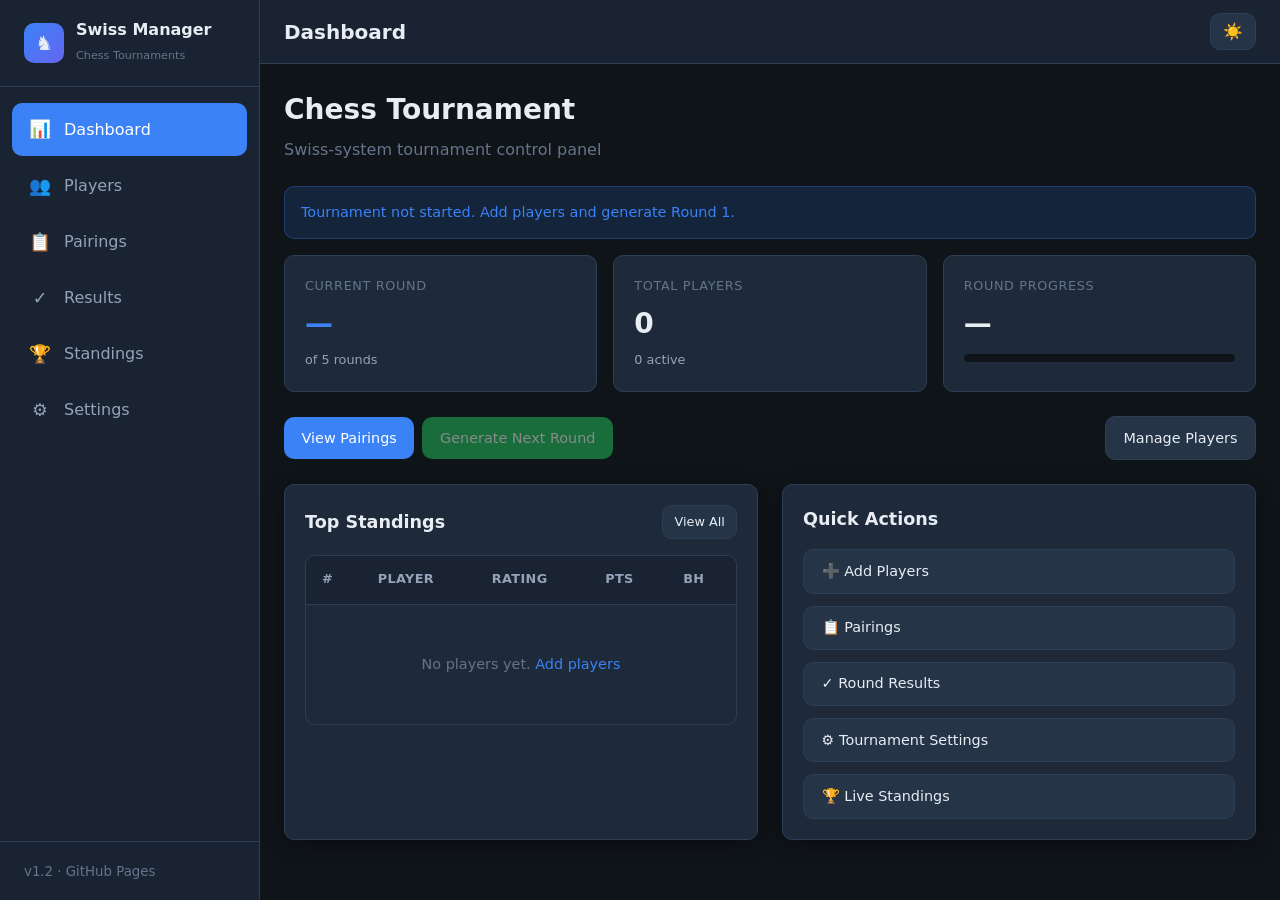
<file: index.html>
<!DOCTYPE html>
<html lang="en" data-theme="dark">
<head>
  <meta charset="UTF-8">
  <meta name="viewport" content="width=device-width, initial-scale=1.0">
  <meta name="description" content="Swiss Tournament Manager - Professional chess tournament management">
  <title>Dashboard | Swiss Tournament Manager</title>
  <link rel="stylesheet" href="css/style.css">
</head>
<body>
  <div class="sidebar-backdrop" id="sidebarBackdrop"></div>
  <div class="app-layout">
    <aside class="sidebar" id="sidebar">
      <div class="sidebar-header">
        <div class="sidebar-logo">
          <div class="logo-icon">♞</div>
          <div>
            <h1>Swiss Manager</h1>
            <span>Chess Tournaments</span>
          </div>
        </div>
      </div>
      <nav class="nav-links">
        <a href="index.html" class="active"><span class="nav-icon">📊</span> Dashboard</a>
        <a href="players.html"><span class="nav-icon">👥</span> Players</a>
        <a href="pairings.html"><span class="nav-icon">📋</span> Pairings</a>
        <a href="results.html"><span class="nav-icon">✓</span> Results</a>
        <a href="standings.html"><span class="nav-icon">🏆</span> Standings</a>
        <a href="settings.html"><span class="nav-icon">⚙️</span> Settings</a>
      </nav>
      <div class="sidebar-footer">
        <small style="color:var(--text-muted)">v1.2 · GitHub Pages</small>
      </div>
    </aside>

    <main class="main-content">
      <header class="topbar">
        <div class="topbar-left">
          <button class="menu-toggle" id="menuToggle" aria-label="Menu">☰</button>
          <h2 class="page-title" id="pageTitle">Dashboard</h2>
        </div>
        <div class="topbar-right">
          <button class="theme-toggle" id="themeToggle" aria-label="Toggle theme">🌙</button>
        </div>
      </header>

      <div class="content-area">
        <div class="card" style="margin-bottom:1.5rem;border:none;background:transparent;box-shadow:none;padding:0">
          <h2 id="tournamentName" style="font-size:1.75rem;font-weight:700">Chess Tournament</h2>
          <p style="color:var(--text-muted);margin-top:0.25rem">Swiss-system tournament control panel</p>
        </div>

        <div id="roundStatus"></div>

        <div class="stats-grid">
          <div class="stat-card accent">
            <div class="stat-label">Current Round</div>
            <div class="stat-value" id="statCurrentRound">—</div>
            <div class="stat-sub">of <span id="statTotalRounds">5</span> rounds</div>
          </div>
          <div class="stat-card">
            <div class="stat-label">Total Players</div>
            <div class="stat-value" id="statTotalPlayers">0</div>
            <div class="stat-sub"><span id="statActivePlayers">0</span> active</div>
          </div>
          <div class="stat-card">
            <div class="stat-label">Round Progress</div>
            <div class="stat-value" id="statRoundProgress">—</div>
            <div class="progress-bar"><div class="progress-fill" id="roundProgressBar" style="width:0%"></div></div>
          </div>
        </div>

        <div class="toolbar" style="margin-bottom:1.5rem">
          <div class="btn-group">
            <a href="pairings.html" class="btn btn-primary">View Pairings</a>
            <button class="btn btn-success" id="btnGenerateRound">Generate Next Round</button>
          </div>
          <a href="players.html" class="btn btn-secondary">Manage Players</a>
        </div>

        <div class="dashboard-grid">
          <div class="card">
            <div class="card-header">
              <h3 class="card-title">Top Standings</h3>
              <a href="standings.html" class="btn btn-sm btn-secondary">View All</a>
            </div>
            <div class="table-wrapper">
              <table>
                <thead>
                  <tr>
                    <th>#</th>
                    <th>Player</th>
                    <th>Rating</th>
                    <th>Pts</th>
                    <th class="hide-mobile">BH</th>
                  </tr>
                </thead>
                <tbody id="standingsPreview"></tbody>
              </table>
            </div>
          </div>

          <div class="card">
            <div class="card-header">
              <h3 class="card-title">Quick Actions</h3>
            </div>
            <div style="display:flex;flex-direction:column;gap:0.75rem">
              <a href="players.html" class="btn btn-secondary" style="justify-content:flex-start">➕ Add Players</a>
              <a href="pairings.html" class="btn btn-secondary" style="justify-content:flex-start">📋 Pairings</a>
              <a href="results.html" class="btn btn-secondary" style="justify-content:flex-start">✓ Round Results</a>
              <a href="settings.html" class="btn btn-secondary" style="justify-content:flex-start">⚙️ Tournament Settings</a>
              <a href="standings.html" class="btn btn-secondary" style="justify-content:flex-start">🏆 Live Standings</a>
            </div>
          </div>
        </div>
      </div>
    </main>
  </div>

  <script src="js/storage.js"></script>
  <script src="js/standings.js"></script>
  <script src="js/pairing-engine.js"></script>
  <script src="js/export.js"></script>
  <script src="js/app.js"></script>
  <script>
    document.addEventListener('DOMContentLoaded', () => {
      App.renderLayout('Dashboard');
      App.renderDashboard();
      document.getElementById('btnGenerateRound')?.addEventListener('click', async () => {
        const ok = await App.generateNextRound();
        if (ok) App.renderDashboard();
      });
    });
  </script>
</body>
</html>
</file>
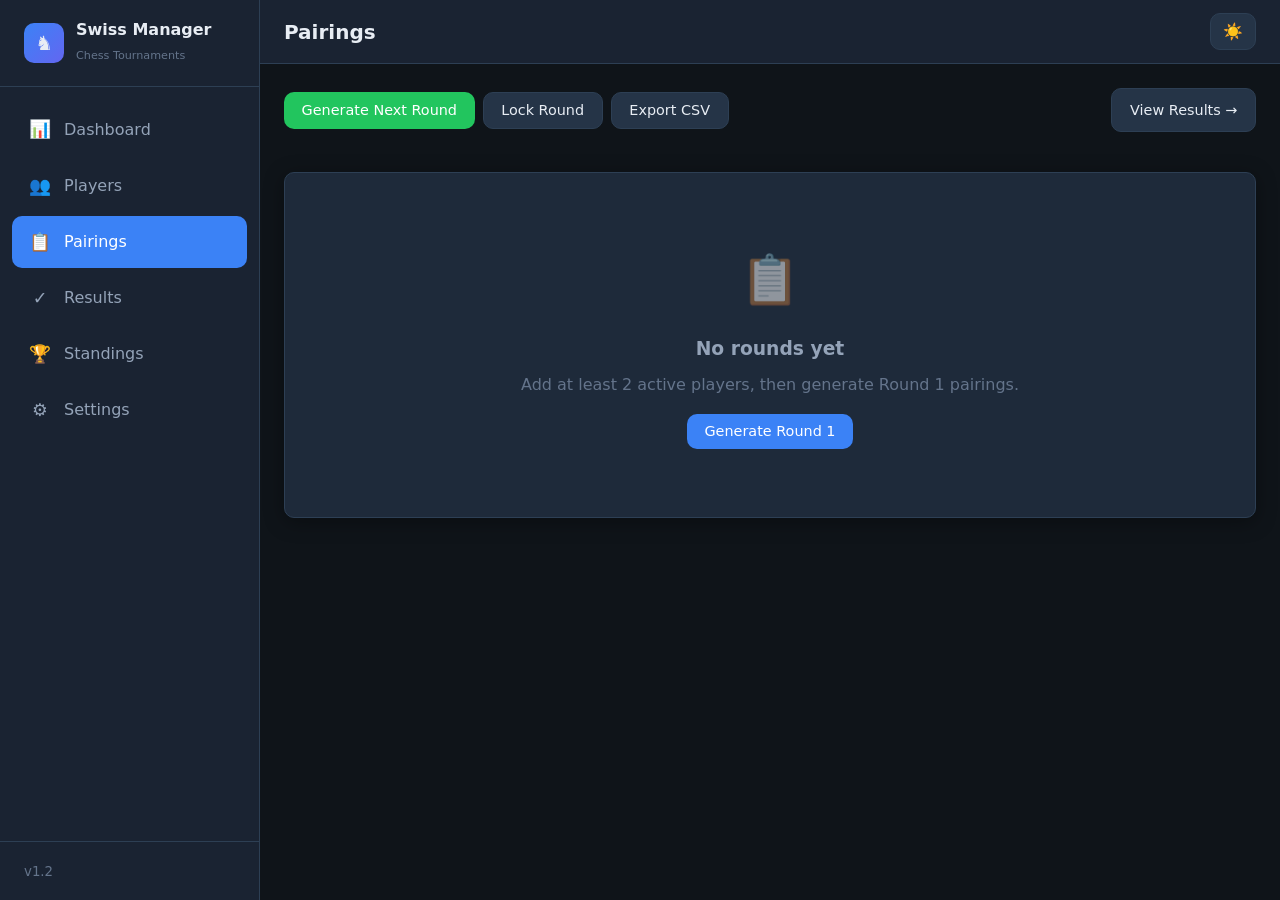
<file: pairings.html>
<!DOCTYPE html>
<html lang="en" data-theme="dark">
<head>
  <meta charset="UTF-8">
  <meta name="viewport" content="width=device-width, initial-scale=1.0">
  <title>Pairings | Swiss Tournament Manager</title>
  <link rel="stylesheet" href="css/style.css">
</head>
<body>
  <div class="sidebar-backdrop" id="sidebarBackdrop"></div>
  <div class="app-layout">
    <aside class="sidebar" id="sidebar">
      <div class="sidebar-header">
        <div class="sidebar-logo">
          <div class="logo-icon">♞</div>
          <div><h1>Swiss Manager</h1><span>Chess Tournaments</span></div>
        </div>
      </div>
      <nav class="nav-links">
        <a href="index.html"><span class="nav-icon">📊</span> Dashboard</a>
        <a href="players.html"><span class="nav-icon">👥</span> Players</a>
        <a href="pairings.html" class="active"><span class="nav-icon">📋</span> Pairings</a>
        <a href="results.html"><span class="nav-icon">✓</span> Results</a>
        <a href="standings.html"><span class="nav-icon">🏆</span> Standings</a>
        <a href="settings.html"><span class="nav-icon">⚙️</span> Settings</a>
      </nav>
      <div class="sidebar-footer"><small style="color:var(--text-muted)">v1.2</small></div>
    </aside>

    <main class="main-content">
      <header class="topbar">
        <div class="topbar-left">
          <button class="menu-toggle" id="menuToggle" aria-label="Menu">☰</button>
          <h2 class="page-title" id="pageTitle">Pairings</h2>
        </div>
        <div class="topbar-right">
          <button class="theme-toggle" id="themeToggle" aria-label="Toggle theme">🌙</button>
        </div>
      </header>

      <div class="content-area">
        <div class="toolbar">
          <div class="btn-group">
            <button class="btn btn-success" id="btnGenerateRound">Generate Next Round</button>
            <button class="btn btn-secondary" id="btnLockRound">Lock Round</button>
            <button class="btn btn-secondary" id="btnExportPairings">Export CSV</button>
          </div>
          <a href="results.html" class="btn btn-secondary">View Results →</a>
        </div>

        <div class="round-tabs" id="roundTabs"></div>
        <div id="roundInfo"></div>

        <div class="card">
          <div id="pairingsContent"></div>
        </div>
      </div>
    </main>
  </div>

  <script src="js/storage.js"></script>
  <script src="js/standings.js"></script>
  <script src="js/pairing-engine.js"></script>
  <script src="js/export.js"></script>
  <script src="js/app.js"></script>
  <script src="js/pairings.js"></script>
</body>
</html>
</file>
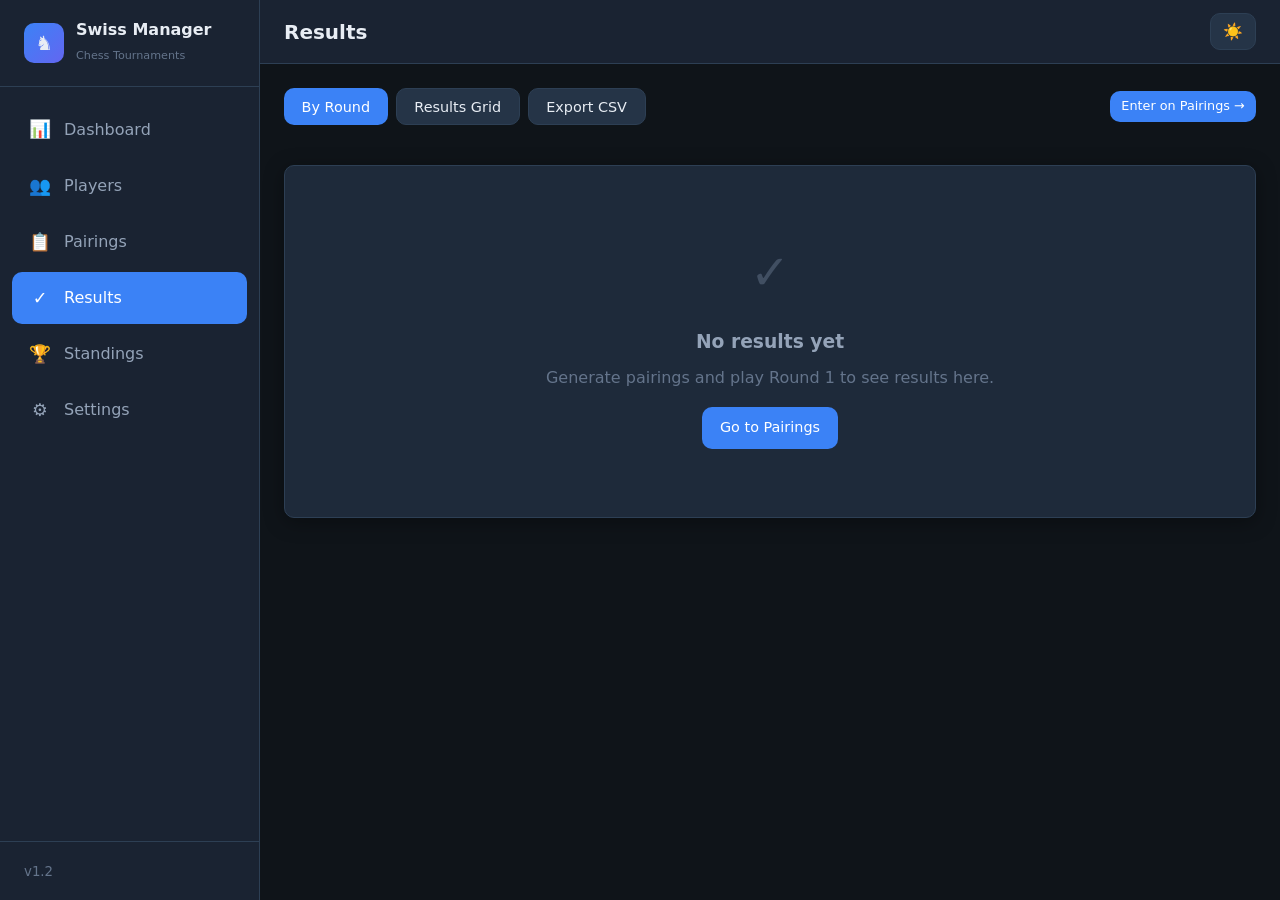
<file: results.html>
<!DOCTYPE html>
<html lang="en" data-theme="dark">
<head>
  <meta charset="UTF-8">
  <meta name="viewport" content="width=device-width, initial-scale=1.0">
  <title>Results | Swiss Tournament Manager</title>
  <link rel="stylesheet" href="css/style.css">
</head>
<body>
  <div class="sidebar-backdrop" id="sidebarBackdrop"></div>
  <div class="app-layout">
    <aside class="sidebar" id="sidebar">
      <div class="sidebar-header">
        <div class="sidebar-logo">
          <div class="logo-icon">♞</div>
          <div><h1>Swiss Manager</h1><span>Chess Tournaments</span></div>
        </div>
      </div>
      <nav class="nav-links">
        <a href="index.html"><span class="nav-icon">📊</span> Dashboard</a>
        <a href="players.html"><span class="nav-icon">👥</span> Players</a>
        <a href="pairings.html"><span class="nav-icon">📋</span> Pairings</a>
        <a href="results.html" class="active"><span class="nav-icon">✓</span> Results</a>
        <a href="standings.html"><span class="nav-icon">🏆</span> Standings</a>
        <a href="settings.html"><span class="nav-icon">⚙️</span> Settings</a>
      </nav>
      <div class="sidebar-footer"><small style="color:var(--text-muted)">v1.2</small></div>
    </aside>

    <main class="main-content">
      <header class="topbar">
        <div class="topbar-left">
          <button class="menu-toggle" id="menuToggle" aria-label="Menu">☰</button>
          <h2 class="page-title" id="pageTitle">Results</h2>
        </div>
        <div class="topbar-right">
          <button class="theme-toggle" id="themeToggle" aria-label="Toggle theme">🌙</button>
        </div>
      </header>

      <div class="content-area">
        <div class="toolbar">
          <div class="btn-group">
            <button class="btn btn-secondary" id="btnViewRound">By Round</button>
            <button class="btn btn-secondary" id="btnViewMatrix">Results Grid</button>
            <button class="btn btn-secondary" id="btnExportResults">Export CSV</button>
          </div>
          <a href="pairings.html" class="btn btn-primary btn-sm">Enter on Pairings →</a>
        </div>

        <div class="round-tabs" id="roundTabs"></div>
        <div id="roundInfo"></div>

        <div class="card" id="resultsCard">
          <div id="resultsContent"></div>
        </div>
      </div>
    </main>
  </div>

  <script src="js/storage.js"></script>
  <script src="js/standings.js"></script>
  <script src="js/pairing-engine.js"></script>
  <script src="js/export.js"></script>
  <script src="js/app.js"></script>
  <script src="js/results.js"></script>
</body>
</html>
</file>
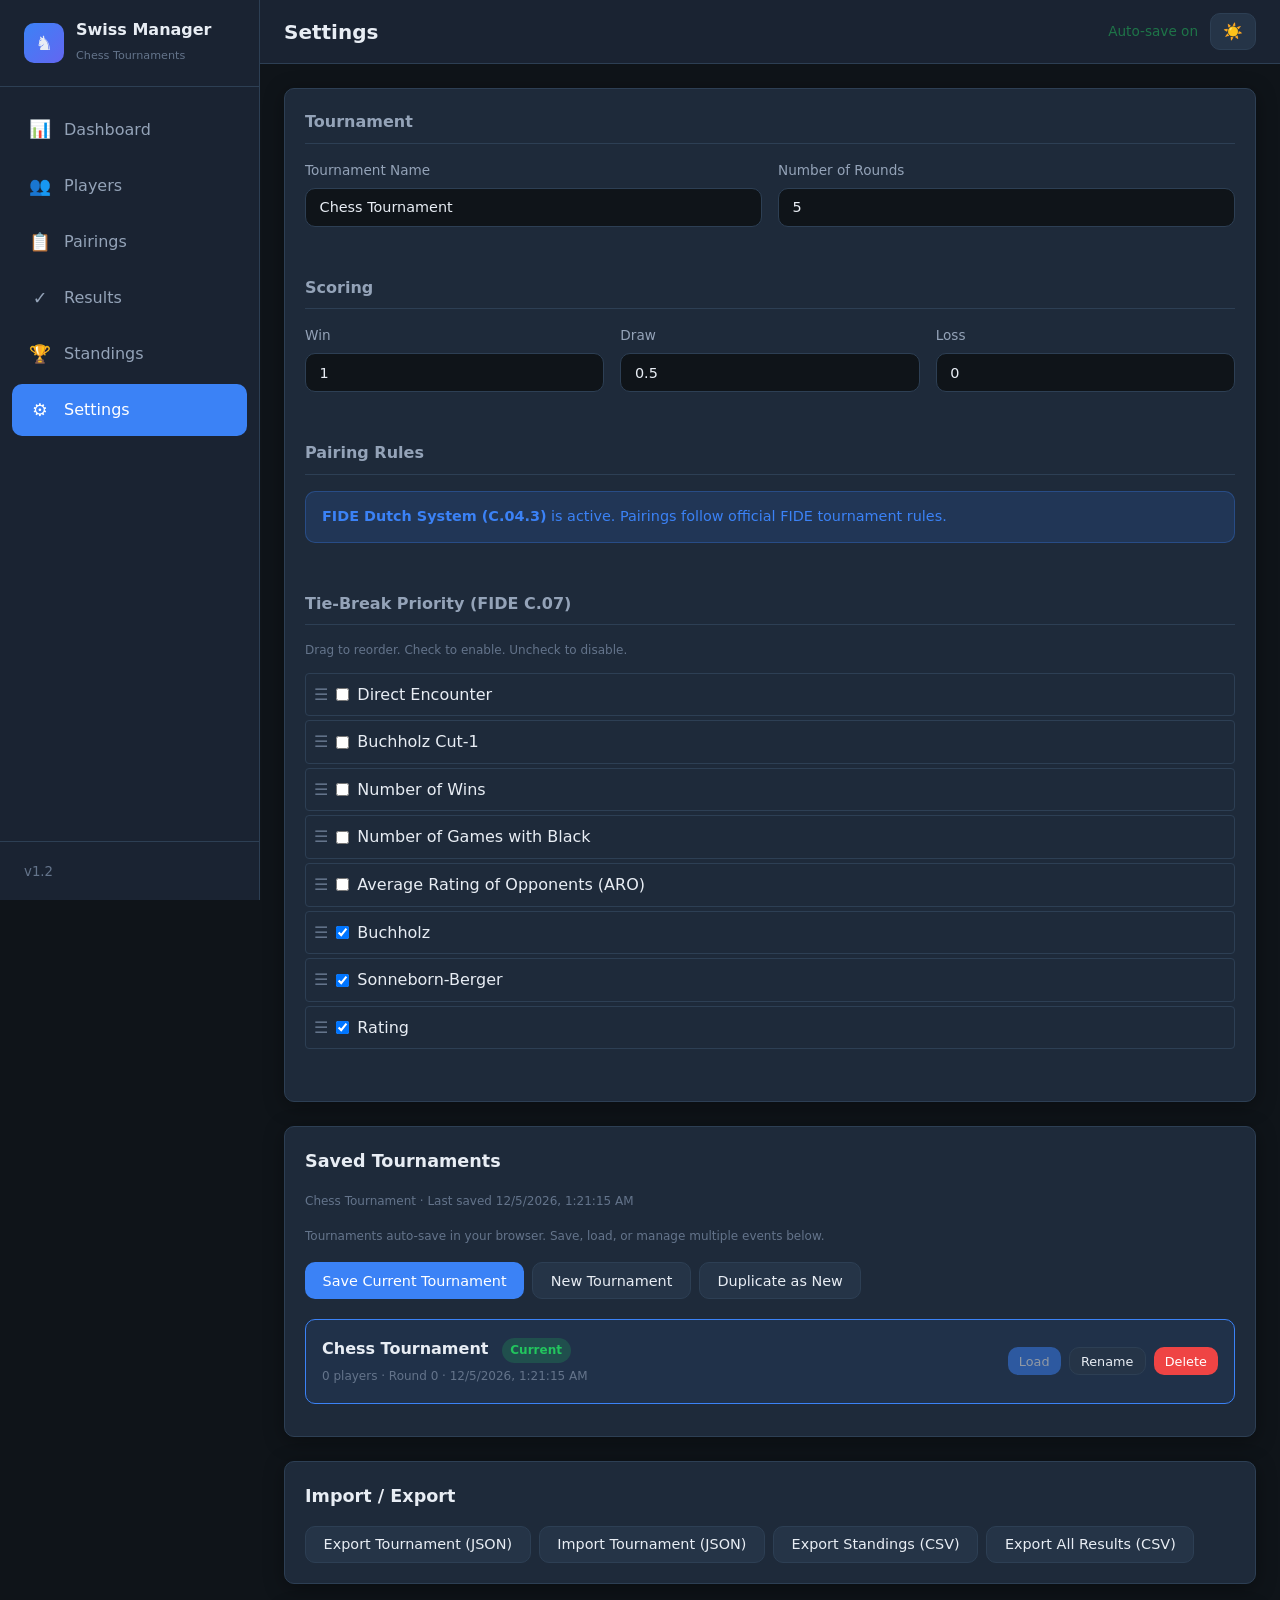
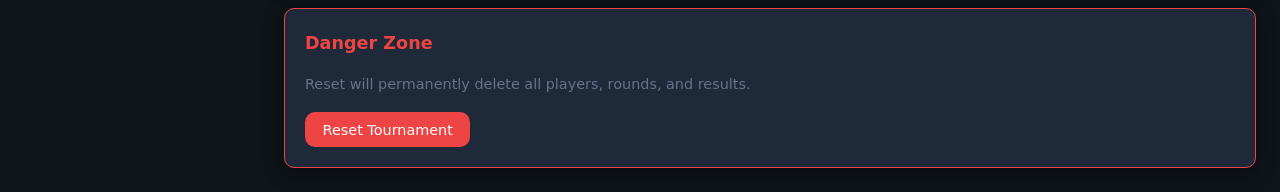
<file: settings.html>
<!DOCTYPE html>
<html lang="en" data-theme="dark">
<head>
  <meta charset="UTF-8">
  <meta name="viewport" content="width=device-width, initial-scale=1.0">
  <title>Settings | Swiss Tournament Manager</title>
  <link rel="stylesheet" href="css/style.css">
</head>
<body>
  <div class="sidebar-backdrop" id="sidebarBackdrop"></div>
  <div class="app-layout">
    <aside class="sidebar" id="sidebar">
      <div class="sidebar-header">
        <div class="sidebar-logo">
          <div class="logo-icon">♞</div>
          <div><h1>Swiss Manager</h1><span>Chess Tournaments</span></div>
        </div>
      </div>
      <nav class="nav-links">
        <a href="index.html"><span class="nav-icon">📊</span> Dashboard</a>
        <a href="players.html"><span class="nav-icon">👥</span> Players</a>
        <a href="pairings.html"><span class="nav-icon">📋</span> Pairings</a>
        <a href="results.html"><span class="nav-icon">✓</span> Results</a>
        <a href="standings.html"><span class="nav-icon">🏆</span> Standings</a>
        <a href="settings.html" class="active"><span class="nav-icon">⚙️</span> Settings</a>
      </nav>
      <div class="sidebar-footer"><small style="color:var(--text-muted)">v1.2</small></div>
    </aside>

    <main class="main-content">
      <header class="topbar">
        <div class="topbar-left">
          <button class="menu-toggle" id="menuToggle" aria-label="Menu">☰</button>
          <h2 class="page-title" id="pageTitle">Settings</h2>
        </div>
        <div class="topbar-right">
          <span id="saveIndicator" style="color:var(--success);font-size:0.85rem;opacity:0.5">Auto-save on</span>
          <button class="theme-toggle" id="themeToggle" aria-label="Toggle theme">🌙</button>
        </div>
      </header>

      <div class="content-area">
        <form id="settingsForm">
          <div class="card" style="margin-bottom:1.5rem">
            <div class="settings-section">
              <h3>Tournament</h3>
              <div class="form-row">
                <div class="form-group">
                  <label for="settingName">Tournament Name</label>
                  <input type="text" class="form-control" id="settingName" maxlength="100">
                </div>
                <div class="form-group">
                  <label for="settingTotalRounds">Number of Rounds</label>
                  <input type="number" class="form-control" id="settingTotalRounds" min="1" max="20" value="5">
                </div>
              </div>
            </div>

            <div class="settings-section">
              <h3>Scoring</h3>
              <div class="form-row">
                <div class="form-group">
                  <label for="settingScoreWin">Win</label>
                  <input type="number" class="form-control" id="settingScoreWin" min="0" max="3" step="0.5" value="1">
                </div>
                <div class="form-group">
                  <label for="settingScoreDraw">Draw</label>
                  <input type="number" class="form-control" id="settingScoreDraw" min="0" max="3" step="0.5" value="0.5">
                </div>
                <div class="form-group">
                  <label for="settingScoreLoss">Loss</label>
                  <input type="number" class="form-control" id="settingScoreLoss" min="0" max="3" step="0.5" value="0">
                </div>
              </div>
            </div>

            <div class="settings-section">
              <h3>Pairing Rules</h3>
              <div class="form-row">
                <div class="form-group" style="width: 100%;">
                  <div class="alert alert-info" style="margin-bottom:0">
                    <strong>FIDE Dutch System (C.04.3)</strong> is active. Pairings follow official FIDE tournament rules.
                  </div>
                </div>
              </div>
            </div>

            <div class="settings-section">
              <h3>Tie-Break Priority (FIDE C.07)</h3>
              <p class="form-hint" style="margin-bottom:0.75rem">Drag to reorder. Check to enable. Uncheck to disable.</p>
              
              <ul id="tieBreakList" class="drag-list" style="list-style:none; padding:0; margin:0;">
                <li class="drag-item" draggable="true" data-value="direct_encounter">
                  <label style="display:flex; align-items:center; cursor:grab; margin:0; padding:0.5rem; border:1px solid var(--border); margin-bottom:0.25rem; border-radius:4px; background:var(--surface);">
                    <span style="margin-right:0.5rem; color:var(--text-muted);">☰</span>
                    <input type="checkbox" name="tieBreak" value="direct_encounter" checked style="margin-right:0.5rem;"> 
                    Direct Encounter
                  </label>
                </li>
                <li class="drag-item" draggable="true" data-value="buchholz_cut1">
                  <label style="display:flex; align-items:center; cursor:grab; margin:0; padding:0.5rem; border:1px solid var(--border); margin-bottom:0.25rem; border-radius:4px; background:var(--surface);">
                    <span style="margin-right:0.5rem; color:var(--text-muted);">☰</span>
                    <input type="checkbox" name="tieBreak" value="buchholz_cut1" checked style="margin-right:0.5rem;"> 
                    Buchholz Cut-1
                  </label>
                </li>
                <li class="drag-item" draggable="true" data-value="buchholz">
                  <label style="display:flex; align-items:center; cursor:grab; margin:0; padding:0.5rem; border:1px solid var(--border); margin-bottom:0.25rem; border-radius:4px; background:var(--surface);">
                    <span style="margin-right:0.5rem; color:var(--text-muted);">☰</span>
                    <input type="checkbox" name="tieBreak" value="buchholz" checked style="margin-right:0.5rem;"> 
                    Buchholz
                  </label>
                </li>
                <li class="drag-item" draggable="true" data-value="sonneborn">
                  <label style="display:flex; align-items:center; cursor:grab; margin:0; padding:0.5rem; border:1px solid var(--border); margin-bottom:0.25rem; border-radius:4px; background:var(--surface);">
                    <span style="margin-right:0.5rem; color:var(--text-muted);">☰</span>
                    <input type="checkbox" name="tieBreak" value="sonneborn" checked style="margin-right:0.5rem;"> 
                    Sonneborn-Berger
                  </label>
                </li>
                <li class="drag-item" draggable="true" data-value="wins">
                  <label style="display:flex; align-items:center; cursor:grab; margin:0; padding:0.5rem; border:1px solid var(--border); margin-bottom:0.25rem; border-radius:4px; background:var(--surface);">
                    <span style="margin-right:0.5rem; color:var(--text-muted);">☰</span>
                    <input type="checkbox" name="tieBreak" value="wins" checked style="margin-right:0.5rem;"> 
                    Number of Wins
                  </label>
                </li>
                <li class="drag-item" draggable="true" data-value="black_games">
                  <label style="display:flex; align-items:center; cursor:grab; margin:0; padding:0.5rem; border:1px solid var(--border); margin-bottom:0.25rem; border-radius:4px; background:var(--surface);">
                    <span style="margin-right:0.5rem; color:var(--text-muted);">☰</span>
                    <input type="checkbox" name="tieBreak" value="black_games" style="margin-right:0.5rem;"> 
                    Number of Games with Black
                  </label>
                </li>
                <li class="drag-item" draggable="true" data-value="aro">
                  <label style="display:flex; align-items:center; cursor:grab; margin:0; padding:0.5rem; border:1px solid var(--border); margin-bottom:0.25rem; border-radius:4px; background:var(--surface);">
                    <span style="margin-right:0.5rem; color:var(--text-muted);">☰</span>
                    <input type="checkbox" name="tieBreak" value="aro" style="margin-right:0.5rem;"> 
                    Average Rating of Opponents (ARO)
                  </label>
                </li>
                <li class="drag-item" draggable="true" data-value="rating">
                  <label style="display:flex; align-items:center; cursor:grab; margin:0; padding:0.5rem; border:1px solid var(--border); margin-bottom:0.25rem; border-radius:4px; background:var(--surface);">
                    <span style="margin-right:0.5rem; color:var(--text-muted);">☰</span>
                    <input type="checkbox" name="tieBreak" value="rating" style="margin-right:0.5rem;"> 
                    Rating
                  </label>
                </li>
              </ul>
            </div>
          </div>
        </form>

        <div class="card" style="margin-bottom:1.5rem">
          <div class="card-header">
            <h3 class="card-title">Saved Tournaments</h3>
          </div>
          <p id="currentTournamentLabel" class="form-hint" style="margin-bottom:1rem"></p>
          <p class="form-hint" style="margin-bottom:1rem">Tournaments auto-save in your browser. Save, load, or manage multiple events below.</p>
          <div class="btn-group" style="margin-bottom:1.25rem">
            <button type="button" class="btn btn-primary" id="btnSaveTournament">Save Current Tournament</button>
            <button type="button" class="btn btn-secondary" id="btnNewTournament">New Tournament</button>
            <button type="button" class="btn btn-secondary" id="btnDuplicateTournament">Duplicate as New</button>
          </div>
          <div id="savedTournamentsList"></div>
        </div>

        <div class="card">
          <div class="card-header">
            <h3 class="card-title">Import / Export</h3>
          </div>
          <div class="btn-group">
            <button class="btn btn-secondary" id="btnExportJson">Export Tournament (JSON)</button>
            <button class="btn btn-secondary" id="btnImportJson">Import Tournament (JSON)</button>
            <button class="btn btn-secondary" id="btnExportStandings">Export Standings (CSV)</button>
            <button class="btn btn-secondary" id="btnExportAllResults">Export All Results (CSV)</button>
            <input type="file" id="importJsonInput" class="file-input-hidden" accept=".json">
          </div>
        </div>

        <div class="card" style="margin-top:1.5rem;border-color:var(--danger)">
          <div class="card-header">
            <h3 class="card-title" style="color:var(--danger)">Danger Zone</h3>
          </div>
          <p style="color:var(--text-muted);margin-bottom:1rem;font-size:0.9rem">Reset will permanently delete all players, rounds, and results.</p>
          <button class="btn btn-danger" id="btnResetTournament">Reset Tournament</button>
        </div>
      </div>
    </main>
  </div>

  <script src="js/storage.js"></script>
  <script src="js/standings.js"></script>
  <script src="js/pairing-engine.js"></script>
  <script src="js/export.js"></script>
  <script src="js/app.js"></script>
  <script src="js/settings.js"></script>
  <script src="js/tournaments.js"></script>
</body>
</html>
</file>
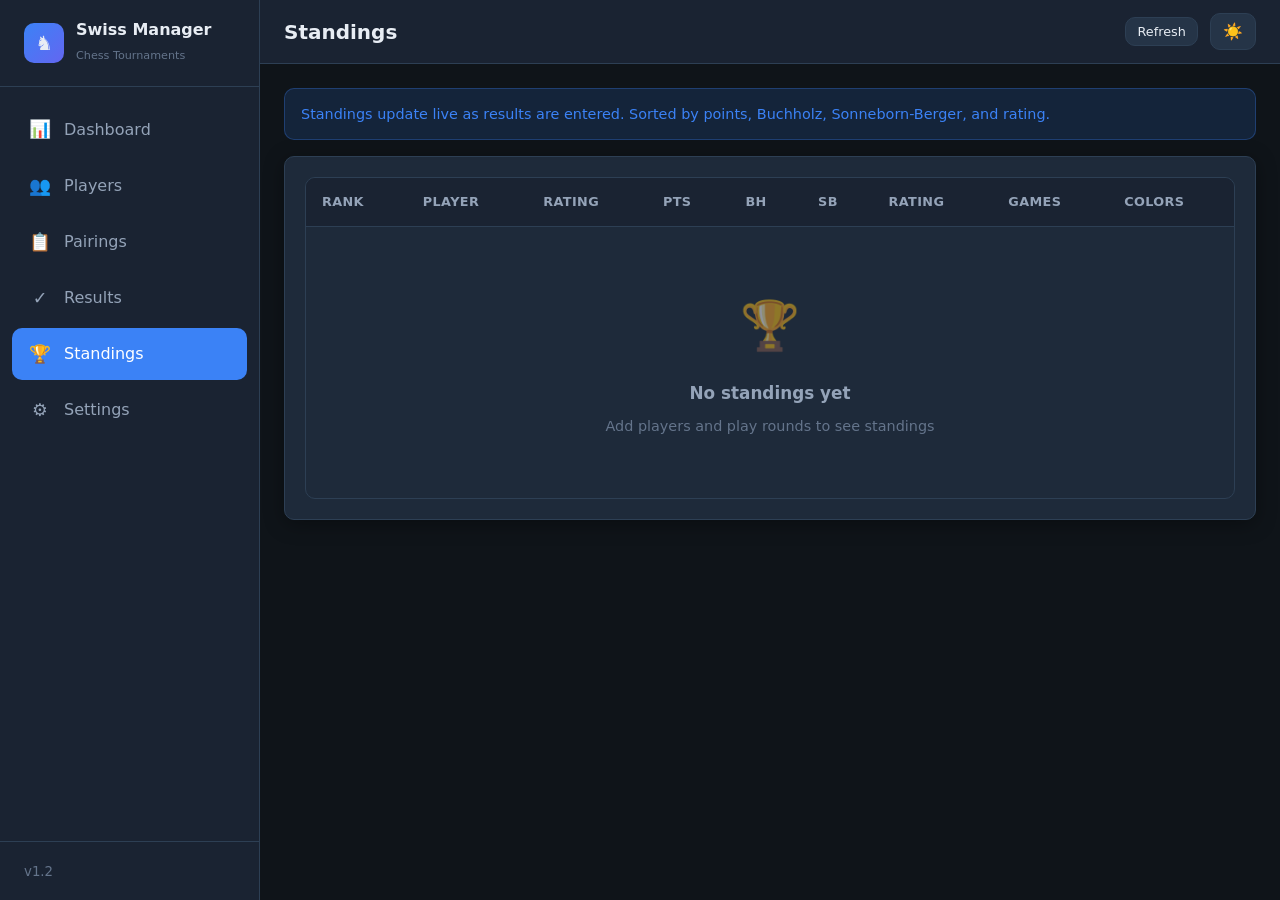
<file: standings.html>
<!DOCTYPE html>
<html lang="en" data-theme="dark">
<head>
  <meta charset="UTF-8">
  <meta name="viewport" content="width=device-width, initial-scale=1.0">
  <title>Standings | Swiss Tournament Manager</title>
  <link rel="stylesheet" href="css/style.css">
</head>
<body>
  <div class="sidebar-backdrop" id="sidebarBackdrop"></div>
  <div class="app-layout">
    <aside class="sidebar" id="sidebar">
      <div class="sidebar-header">
        <div class="sidebar-logo">
          <div class="logo-icon">♞</div>
          <div><h1>Swiss Manager</h1><span>Chess Tournaments</span></div>
        </div>
      </div>
      <nav class="nav-links">
        <a href="index.html"><span class="nav-icon">📊</span> Dashboard</a>
        <a href="players.html"><span class="nav-icon">👥</span> Players</a>
        <a href="pairings.html"><span class="nav-icon">📋</span> Pairings</a>
        <a href="results.html"><span class="nav-icon">✓</span> Results</a>
        <a href="standings.html" class="active"><span class="nav-icon">🏆</span> Standings</a>
        <a href="settings.html"><span class="nav-icon">⚙️</span> Settings</a>
      </nav>
      <div class="sidebar-footer"><small style="color:var(--text-muted)">v1.2</small></div>
    </aside>

    <main class="main-content">
      <header class="topbar">
        <div class="topbar-left">
          <button class="menu-toggle" id="menuToggle" aria-label="Menu">☰</button>
          <h2 class="page-title" id="pageTitle">Standings</h2>
        </div>
        <div class="topbar-right">
          <button class="btn btn-secondary btn-sm" id="btnRefreshStandings">Refresh</button>
          <button class="theme-toggle" id="themeToggle" aria-label="Toggle theme">🌙</button>
        </div>
      </header>

      <div class="content-area">
        <div class="alert alert-info" style="margin-bottom:1rem">
          Standings update live as results are entered. Sorted by points, Buchholz, Sonneborn-Berger, and rating.
        </div>

        <div class="card">
          <div class="table-wrapper">
            <table>
              <thead>
                <tr>
                  <th>Rank</th>
                  <th>Player</th>
                  <th>Rating</th>
                  <th>Pts</th>
                  <th>Buchholz</th>
                  <th class="hide-mobile">S-B</th>
                  <th class="hide-mobile">Games</th>
                  <th class="hide-mobile">Colors</th>
                  <th class="hide-mobile">Opps</th>
                </tr>
              </thead>
              <tbody id="standingsTableBody"></tbody>
            </table>
          </div>
        </div>
      </div>
    </main>
  </div>

  <script src="js/storage.js"></script>
  <script src="js/standings.js"></script>
  <script src="js/pairing-engine.js"></script>
  <script src="js/export.js"></script>
  <script src="js/app.js"></script>
  <script>
    document.addEventListener('DOMContentLoaded', () => {
      App.renderLayout('Standings');
      App.renderStandings();
      document.getElementById('btnRefreshStandings')?.addEventListener('click', () => {
        App.renderStandings();
        App.toast('Standings updated', 'success');
      });
    });
  </script>
</body>
</html>
</file>
<file: css/style.css>
/* Swiss Tournament Manager - Global Styles */
:root {
  --bg-primary: #0f1419;
  --bg-secondary: #1a2332;
  --bg-card: #1e2a3a;
  --bg-hover: #253447;
  --border: #2d3f54;
  --text-primary: #e8edf4;
  --text-secondary: #94a3b8;
  --text-muted: #64748b;
  --accent: #3b82f6;
  --accent-hover: #2563eb;
  --success: #22c55e;
  --warning: #f59e0b;
  --danger: #ef4444;
  --gold: #fbbf24;
  --silver: #94a3b8;
  --bronze: #cd7f32;
  --sidebar-width: 260px;
  --topbar-height: 64px;
  --radius: 10px;
  --shadow: 0 4px 20px rgba(0, 0, 0, 0.35);
  --transition: 0.2s ease;
}

[data-theme="light"] {
  --bg-primary: #f1f5f9;
  --bg-secondary: #ffffff;
  --bg-card: #ffffff;
  --bg-hover: #e2e8f0;
  --border: #cbd5e1;
  --text-primary: #0f172a;
  --text-secondary: #475569;
  --text-muted: #94a3b8;
  --shadow: 0 4px 20px rgba(0, 0, 0, 0.08);
}

*, *::before, *::after {
  box-sizing: border-box;
  margin: 0;
  padding: 0;
}

html {
  scroll-behavior: smooth;
}

body {
  font-family: 'Segoe UI', system-ui, -apple-system, sans-serif;
  background: var(--bg-primary);
  color: var(--text-primary);
  line-height: 1.6;
  min-height: 100vh;
}

a {
  color: var(--accent);
  text-decoration: none;
}

a:hover {
  color: var(--accent-hover);
}

/* Layout */
.app-layout {
  display: flex;
  min-height: 100vh;
}

.sidebar {
  position: fixed;
  left: 0;
  top: 0;
  width: var(--sidebar-width);
  height: 100vh;
  background: var(--bg-secondary);
  border-right: 1px solid var(--border);
  display: flex;
  flex-direction: column;
  z-index: 100;
  transition: transform var(--transition);
}

.sidebar-header {
  padding: 1.25rem 1.5rem;
  border-bottom: 1px solid var(--border);
}

.sidebar-logo {
  display: flex;
  align-items: center;
  gap: 0.75rem;
}

.sidebar-logo .logo-icon {
  width: 40px;
  height: 40px;
  background: linear-gradient(135deg, var(--accent), #6366f1);
  border-radius: var(--radius);
  display: flex;
  align-items: center;
  justify-content: center;
  font-size: 1.25rem;
}

.sidebar-logo h1 {
  font-size: 1rem;
  font-weight: 700;
  line-height: 1.3;
}

.sidebar-logo span {
  font-size: 0.7rem;
  color: var(--text-muted);
  font-weight: 400;
}

.nav-links {
  flex: 1;
  padding: 1rem 0.75rem;
  overflow-y: auto;
}

.nav-links a {
  display: flex;
  align-items: center;
  gap: 0.75rem;
  padding: 0.75rem 1rem;
  color: var(--text-secondary);
  border-radius: var(--radius);
  margin-bottom: 0.25rem;
  transition: all var(--transition);
  font-weight: 500;
}

.nav-links a:hover {
  background: var(--bg-hover);
  color: var(--text-primary);
}

.nav-links a.active {
  background: var(--accent);
  color: #fff;
}

.nav-links a .nav-icon {
  font-size: 1.1rem;
  width: 1.5rem;
  text-align: center;
}

.sidebar-footer {
  padding: 1rem 1.5rem;
  border-top: 1px solid var(--border);
}

.main-content {
  flex: 1;
  margin-left: var(--sidebar-width);
  min-height: 100vh;
  display: flex;
  flex-direction: column;
}

.topbar {
  position: sticky;
  top: 0;
  height: var(--topbar-height);
  background: var(--bg-secondary);
  border-bottom: 1px solid var(--border);
  display: flex;
  align-items: center;
  justify-content: space-between;
  padding: 0 1.5rem;
  z-index: 50;
  backdrop-filter: blur(8px);
}

.topbar-left {
  display: flex;
  align-items: center;
  gap: 1rem;
}

.menu-toggle {
  display: none;
  background: none;
  border: none;
  color: var(--text-primary);
  font-size: 1.5rem;
  cursor: pointer;
  padding: 0.25rem;
}

.page-title {
  font-size: 1.25rem;
  font-weight: 600;
}

.topbar-right {
  display: flex;
  align-items: center;
  gap: 0.75rem;
}

.content-area {
  flex: 1;
  padding: 1.5rem;
  max-width: 1400px;
  width: 100%;
  margin: 0 auto;
}

/* Cards */
.card {
  background: var(--bg-card);
  border: 1px solid var(--border);
  border-radius: var(--radius);
  padding: 1.25rem;
  box-shadow: var(--shadow);
}

.card-header {
  display: flex;
  align-items: center;
  justify-content: space-between;
  margin-bottom: 1rem;
  flex-wrap: wrap;
  gap: 0.75rem;
}

.card-title {
  font-size: 1.1rem;
  font-weight: 600;
}

.stats-grid {
  display: grid;
  grid-template-columns: repeat(auto-fit, minmax(180px, 1fr));
  gap: 1rem;
  margin-bottom: 1.5rem;
}

.stat-card {
  background: var(--bg-card);
  border: 1px solid var(--border);
  border-radius: var(--radius);
  padding: 1.25rem;
  transition: transform var(--transition), border-color var(--transition);
}

.stat-card:hover {
  transform: translateY(-2px);
  border-color: var(--accent);
}

.stat-card .stat-label {
  font-size: 0.8rem;
  color: var(--text-muted);
  text-transform: uppercase;
  letter-spacing: 0.05em;
  margin-bottom: 0.35rem;
}

.stat-card .stat-value {
  font-size: 1.75rem;
  font-weight: 700;
  color: var(--text-primary);
}

.stat-card .stat-sub {
  font-size: 0.8rem;
  color: var(--text-secondary);
  margin-top: 0.25rem;
}

.stat-card.accent .stat-value {
  color: var(--accent);
}

.dashboard-grid {
  display: grid;
  grid-template-columns: 1fr 1fr;
  gap: 1.5rem;
}

@media (max-width: 900px) {
  .dashboard-grid {
    grid-template-columns: 1fr;
  }
}

/* Buttons */
.btn {
  display: inline-flex;
  align-items: center;
  justify-content: center;
  gap: 0.5rem;
  padding: 0.6rem 1.1rem;
  font-size: 0.9rem;
  font-weight: 500;
  border: none;
  border-radius: var(--radius);
  cursor: pointer;
  transition: all var(--transition);
  font-family: inherit;
  white-space: nowrap;
}

.btn:disabled {
  opacity: 0.5;
  cursor: not-allowed;
}

.btn-primary {
  background: var(--accent);
  color: #fff;
}

.btn-primary:hover:not(:disabled) {
  background: var(--accent-hover);
}

.btn-secondary {
  background: var(--bg-hover);
  color: var(--text-primary);
  border: 1px solid var(--border);
}

.btn-secondary:hover:not(:disabled) {
  background: var(--border);
}

.btn-success {
  background: var(--success);
  color: #fff;
}

.btn-success:hover:not(:disabled) {
  filter: brightness(1.1);
}

.btn-danger {
  background: var(--danger);
  color: #fff;
}

.btn-danger:hover:not(:disabled) {
  filter: brightness(1.1);
}

.btn-sm {
  padding: 0.35rem 0.7rem;
  font-size: 0.8rem;
}

.btn-icon {
  padding: 0.5rem;
  min-width: 36px;
}

.btn-group {
  display: flex;
  flex-wrap: wrap;
  gap: 0.5rem;
}

/* Forms */
.form-group {
  margin-bottom: 1rem;
}

.form-group label {
  display: block;
  font-size: 0.85rem;
  font-weight: 500;
  color: var(--text-secondary);
  margin-bottom: 0.4rem;
}

.form-control {
  width: 100%;
  padding: 0.65rem 0.85rem;
  font-size: 0.9rem;
  font-family: inherit;
  background: var(--bg-primary);
  border: 1px solid var(--border);
  border-radius: var(--radius);
  color: var(--text-primary);
  transition: border-color var(--transition);
}

.form-control:focus {
  outline: none;
  border-color: var(--accent);
}

.form-row {
  display: grid;
  grid-template-columns: repeat(auto-fit, minmax(200px, 1fr));
  gap: 1rem;
}

.form-hint {
  font-size: 0.75rem;
  color: var(--text-muted);
  margin-top: 0.25rem;
}

.checkbox-label {
  display: flex;
  align-items: center;
  gap: 0.5rem;
  cursor: pointer;
  font-size: 0.9rem;
}

.checkbox-label input {
  width: 18px;
  height: 18px;
  accent-color: var(--accent);
}

/* Tables */
.table-wrapper {
  overflow-x: auto;
  -webkit-overflow-scrolling: touch;
  border-radius: var(--radius);
  border: 1px solid var(--border);
}

table {
  width: 100%;
  border-collapse: collapse;
  font-size: 0.9rem;
}

thead {
  background: var(--bg-secondary);
  position: sticky;
  top: 0;
}

th {
  padding: 0.85rem 1rem;
  text-align: left;
  font-weight: 600;
  color: var(--text-secondary);
  font-size: 0.8rem;
  text-transform: uppercase;
  letter-spacing: 0.03em;
  border-bottom: 1px solid var(--border);
  white-space: nowrap;
}

td {
  padding: 0.75rem 1rem;
  border-bottom: 1px solid var(--border);
  vertical-align: middle;
}

tbody tr {
  transition: background var(--transition);
}

tbody tr:hover {
  background: var(--bg-hover);
}

tbody tr:last-child td {
  border-bottom: none;
}

.rank-1 td:first-child { color: var(--gold); font-weight: 700; }
.rank-2 td:first-child { color: var(--silver); font-weight: 700; }
.rank-3 td:first-child { color: var(--bronze); font-weight: 700; }

.player-name {
  font-weight: 500;
}

.player-club {
  font-size: 0.8rem;
  color: var(--text-muted);
}

.badge {
  display: inline-block;
  padding: 0.2rem 0.55rem;
  font-size: 0.75rem;
  font-weight: 600;
  border-radius: 20px;
}

.badge-active {
  background: rgba(34, 197, 94, 0.2);
  color: var(--success);
}

.badge-inactive {
  background: rgba(148, 163, 184, 0.2);
  color: var(--text-muted);
}

.badge-round {
  background: rgba(59, 130, 246, 0.2);
  color: var(--accent);
}

.color-white { color: #f8fafc; }
.color-black { color: #64748b; }

/* Result buttons */
.result-btns {
  display: flex;
  gap: 0.25rem;
  flex-wrap: wrap;
}

.result-btn {
  padding: 0.3rem 0.5rem;
  font-size: 0.75rem;
  border: 1px solid var(--border);
  background: var(--bg-primary);
  color: var(--text-secondary);
  border-radius: 6px;
  cursor: pointer;
  transition: all var(--transition);
  font-family: inherit;
}

.result-btn:hover {
  border-color: var(--accent);
  color: var(--accent);
}

.result-btn.selected {
  background: var(--accent);
  border-color: var(--accent);
  color: #fff;
}

.result-btn.result-bye.selected {
  background: var(--warning);
  border-color: var(--warning);
}

/* Search */
.search-bar {
  position: relative;
  max-width: 320px;
}

.search-bar input {
  padding-left: 2.25rem;
}

.search-bar::before {
  content: '🔍';
  position: absolute;
  left: 0.75rem;
  top: 50%;
  transform: translateY(-50%);
  font-size: 0.85rem;
  opacity: 0.6;
}

.toolbar {
  display: flex;
  flex-wrap: wrap;
  align-items: center;
  justify-content: space-between;
  gap: 1rem;
  margin-bottom: 1.25rem;
}

/* Modal */
.modal-overlay {
  position: fixed;
  inset: 0;
  background: rgba(0, 0, 0, 0.6);
  display: flex;
  align-items: center;
  justify-content: center;
  z-index: 1000;
  padding: 1rem;
  opacity: 0;
  visibility: hidden;
  transition: all var(--transition);
}

.modal-overlay.active {
  opacity: 1;
  visibility: visible;
}

.modal {
  background: var(--bg-card);
  border: 1px solid var(--border);
  border-radius: var(--radius);
  width: 100%;
  max-width: 480px;
  max-height: 90vh;
  overflow-y: auto;
  box-shadow: var(--shadow);
  transform: scale(0.95);
  transition: transform var(--transition);
}

.modal-overlay.active .modal {
  transform: scale(1);
}

.modal-header {
  display: flex;
  align-items: center;
  justify-content: space-between;
  padding: 1.25rem 1.5rem;
  border-bottom: 1px solid var(--border);
}

.modal-header h2 {
  font-size: 1.15rem;
}

.modal-close {
  background: none;
  border: none;
  color: var(--text-muted);
  font-size: 1.5rem;
  cursor: pointer;
  line-height: 1;
}

.modal-close:hover {
  color: var(--text-primary);
}

.modal-body {
  padding: 1.5rem;
}

.modal-footer {
  display: flex;
  justify-content: flex-end;
  gap: 0.5rem;
  padding: 1rem 1.5rem;
  border-top: 1px solid var(--border);
}

/* Toast */
.toast-container {
  position: fixed;
  bottom: 1.5rem;
  right: 1.5rem;
  z-index: 2000;
  display: flex;
  flex-direction: column;
  gap: 0.5rem;
  max-width: 360px;
}

.toast {
  padding: 0.85rem 1.25rem;
  background: var(--bg-card);
  border: 1px solid var(--border);
  border-radius: var(--radius);
  box-shadow: var(--shadow);
  display: flex;
  align-items: center;
  gap: 0.75rem;
  animation: slideIn 0.3s ease;
}

.toast.success { border-left: 4px solid var(--success); }
.toast.error { border-left: 4px solid var(--danger); }
.toast.warning { border-left: 4px solid var(--warning); }
.toast.info { border-left: 4px solid var(--accent); }

@keyframes slideIn {
  from { transform: translateX(100%); opacity: 0; }
  to { transform: translateX(0); opacity: 1; }
}

/* Loading overlay */
.loading-overlay {
  position: fixed;
  inset: 0;
  background: rgba(15, 20, 25, 0.85);
  display: flex;
  flex-direction: column;
  align-items: center;
  justify-content: center;
  z-index: 3000;
  opacity: 0;
  visibility: hidden;
  transition: all var(--transition);
}

.loading-overlay.active {
  opacity: 1;
  visibility: visible;
}

.spinner {
  width: 48px;
  height: 48px;
  border: 4px solid var(--border);
  border-top-color: var(--accent);
  border-radius: 50%;
  animation: spin 0.8s linear infinite;
}

@keyframes spin {
  to { transform: rotate(360deg); }
}

.loading-text {
  margin-top: 1rem;
  color: var(--text-secondary);
}

/* Progress bar */
.progress-bar {
  height: 8px;
  background: var(--bg-primary);
  border-radius: 4px;
  overflow: hidden;
  margin-top: 0.5rem;
}

.progress-fill {
  height: 100%;
  background: linear-gradient(90deg, var(--accent), #6366f1);
  border-radius: 4px;
  transition: width 0.4s ease;
}

/* Round selector */
.round-tabs {
  display: flex;
  flex-wrap: wrap;
  gap: 0.5rem;
  margin-bottom: 1.25rem;
}

.round-tab {
  padding: 0.5rem 1rem;
  background: var(--bg-primary);
  border: 1px solid var(--border);
  border-radius: var(--radius);
  color: var(--text-secondary);
  cursor: pointer;
  font-family: inherit;
  font-size: 0.85rem;
  transition: all var(--transition);
}

.round-tab:hover {
  border-color: var(--accent);
  color: var(--accent);
}

.round-tab.active {
  background: var(--accent);
  border-color: var(--accent);
  color: #fff;
}

.round-tab.locked::after {
  content: ' 🔒';
  font-size: 0.7rem;
}

/* Empty state */
.empty-state {
  text-align: center;
  padding: 3rem 1.5rem;
  color: var(--text-muted);
}

.empty-state .empty-icon {
  font-size: 3rem;
  margin-bottom: 1rem;
  opacity: 0.5;
}

.empty-state h3 {
  color: var(--text-secondary);
  margin-bottom: 0.5rem;
}

/* Theme toggle */
.theme-toggle {
  background: var(--bg-hover);
  border: 1px solid var(--border);
  border-radius: var(--radius);
  padding: 0.5rem 0.75rem;
  cursor: pointer;
  color: var(--text-primary);
  font-size: 1rem;
  transition: all var(--transition);
}

.theme-toggle:hover {
  border-color: var(--accent);
}

/* Settings sections */
.settings-section {
  margin-bottom: 2rem;
}

.settings-section h3 {
  font-size: 1rem;
  margin-bottom: 1rem;
  padding-bottom: 0.5rem;
  border-bottom: 1px solid var(--border);
  color: var(--text-secondary);
}

/* Import/Export */
.file-input-hidden {
  display: none;
}

/* Mobile */
@media (max-width: 768px) {
  .sidebar {
    transform: translateX(-100%);
  }

  .sidebar.open {
    transform: translateX(0);
  }

  .sidebar-backdrop {
    position: fixed;
    inset: 0;
    background: rgba(0, 0, 0, 0.5);
    z-index: 99;
    opacity: 0;
    visibility: hidden;
    transition: all var(--transition);
  }

  .sidebar-backdrop.active {
    opacity: 1;
    visibility: visible;
  }

  .main-content {
    margin-left: 0;
  }

  .menu-toggle {
    display: block;
  }

  .content-area {
    padding: 1rem;
  }

  .topbar {
    padding: 0 1rem;
  }

  th, td {
    padding: 0.6rem 0.75rem;
    font-size: 0.8rem;
  }

  .hide-mobile {
    display: none;
  }

  .btn-group {
    width: 100%;
  }

  .btn-group .btn {
    flex: 1;
  }

  .toast-container {
    left: 1rem;
    right: 1rem;
    max-width: none;
  }
}

@media (max-width: 480px) {
  .stat-card .stat-value {
    font-size: 1.4rem;
  }

  .result-btns {
    flex-direction: column;
  }
}

/* Pairing board number */
.board-num {
  font-weight: 700;
  color: var(--accent);
  min-width: 2rem;
}

/* Alert box */
.alert {
  padding: 0.85rem 1rem;
  border-radius: var(--radius);
  margin-bottom: 1rem;
  font-size: 0.9rem;
}

.alert-info {
  background: rgba(59, 130, 246, 0.15);
  border: 1px solid rgba(59, 130, 246, 0.3);
  color: var(--accent);
}

.alert-warning {
  background: rgba(245, 158, 11, 0.15);
  border: 1px solid rgba(245, 158, 11, 0.3);
  color: var(--warning);
}

.alert-success {
  background: rgba(34, 197, 94, 0.15);
  border: 1px solid rgba(34, 197, 94, 0.3);
  color: var(--success);
}

/* Saved tournaments list */
.saved-tournament-item {
  display: flex;
  flex-wrap: wrap;
  align-items: center;
  justify-content: space-between;
  gap: 0.75rem;
  padding: 1rem;
  border: 1px solid var(--border);
  border-radius: var(--radius);
  margin-bottom: 0.75rem;
  background: var(--bg-primary);
  transition: border-color var(--transition);
}

.saved-tournament-item:hover {
  border-color: var(--accent);
}

.saved-tournament-item.active {
  border-color: var(--accent);
  background: rgba(59, 130, 246, 0.08);
}

.saved-tournament-info strong {
  display: inline-block;
  margin-right: 0.5rem;
}

/* Results page */
.result-badge {
  display: inline-block;
  padding: 0.2rem 0.55rem;
  font-size: 0.8rem;
  font-weight: 700;
  border-radius: 6px;
  min-width: 2rem;
  text-align: center;
}

.result-badge.result-win {
  background: rgba(34, 197, 94, 0.2);
  color: var(--success);
}

.result-badge.result-loss {
  background: rgba(239, 68, 68, 0.2);
  color: var(--danger);
}

.result-badge.result-draw {
  background: rgba(245, 158, 11, 0.2);
  color: var(--warning);
}

.result-badge.result-bye {
  background: rgba(59, 130, 246, 0.2);
  color: var(--accent);
}

.result-badge.result-pending,
.result-badge.result-none {
  background: var(--bg-hover);
  color: var(--text-muted);
}

.results-matrix-table td {
  text-align: center;
  white-space: nowrap;
}

.results-matrix-table td:first-child {
  text-align: left;
}

.results-matrix-table td small {
  display: block;
  font-size: 0.65rem;
  color: var(--text-muted);
  margin-top: 0.15rem;
}

.result-points-cell {
  font-variant-numeric: tabular-nums;
  color: var(--text-secondary);
}
</file>
